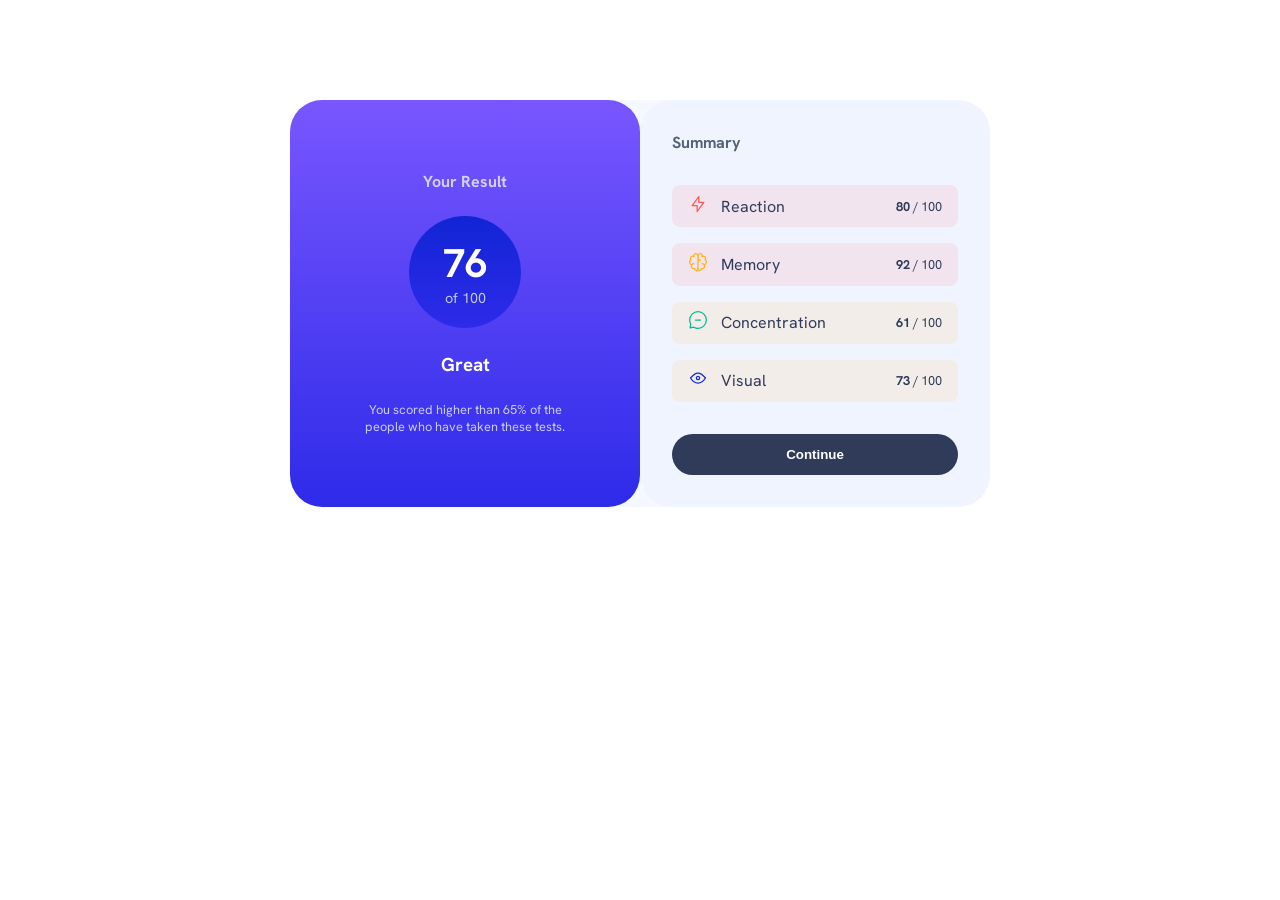
<file: results-summary-component-main/index.html>
<!DOCTYPE html>
<html lang="en">

<head>
    <meta charset="UTF-8">
    <meta name="viewport" content="width=device-width, initial-scale=1.0">
    <!-- displays site properly based on user's device -->

    <link rel="icon" type="image/png" sizes="32x32" href="./assets/images/favicon-32x32.png">
    <link rel="stylesheet" href="./assets/style.css">

    <title>Frontend Mentor | Results summary component</title>
    <style>
        
    </style>
</head>

<body>
    <div class="wrapper">
        <div class="summary">
            <div class="summary-visual">
                <h4>Your Result</h4>
                <div class="score">
                    <span>76</span>
                    <span>of 100</span>
                </div>

                <h3>Great</h3>
                <p>You scored higher than 65% of the people who have taken these tests.</p>
            </div>
            <div class="summary-details">
                <h4>Summary</h4>
                <div class="stats">
                    <div class="stat-box">
                        <div class="stat-icon reaction">
                            <img src="./assets/images/icon-reaction.svg" alt="">
                        </div>
                        <p>Reaction</p>
                        <span><strong>80</strong> / 100</span>
                    </div>

                    <div class="stat-box">
                        <div class="stat-icon memory">
                            <img src="./assets/images/icon-memory.svg" alt="">
                        </div>
                        <p>Memory</p>
                        <span><strong>92</strong> / 100</span>
                    </div>

                    <div class="stat-box">
                        <div class="stat-icon concentration">
                            <img src="./assets/images/icon-verbal.svg" alt="">
                        </div>
                        <p>Concentration</p>
                        <span><strong>61</strong> / 100</span>
                    </div>
                    <div class="stat-box">
                        <div class="stat-icon visual">
                            <img src="./assets/images/icon-visual.svg" alt="">
                        </div>
                        <p>Visual</p>
                        <span><strong>73</strong> / 100</span>
                    </div>
                </div>

                <button class="continue-button">Continue</button>
            </div>
        </div>
    </div>
</body>

</html>
</file>
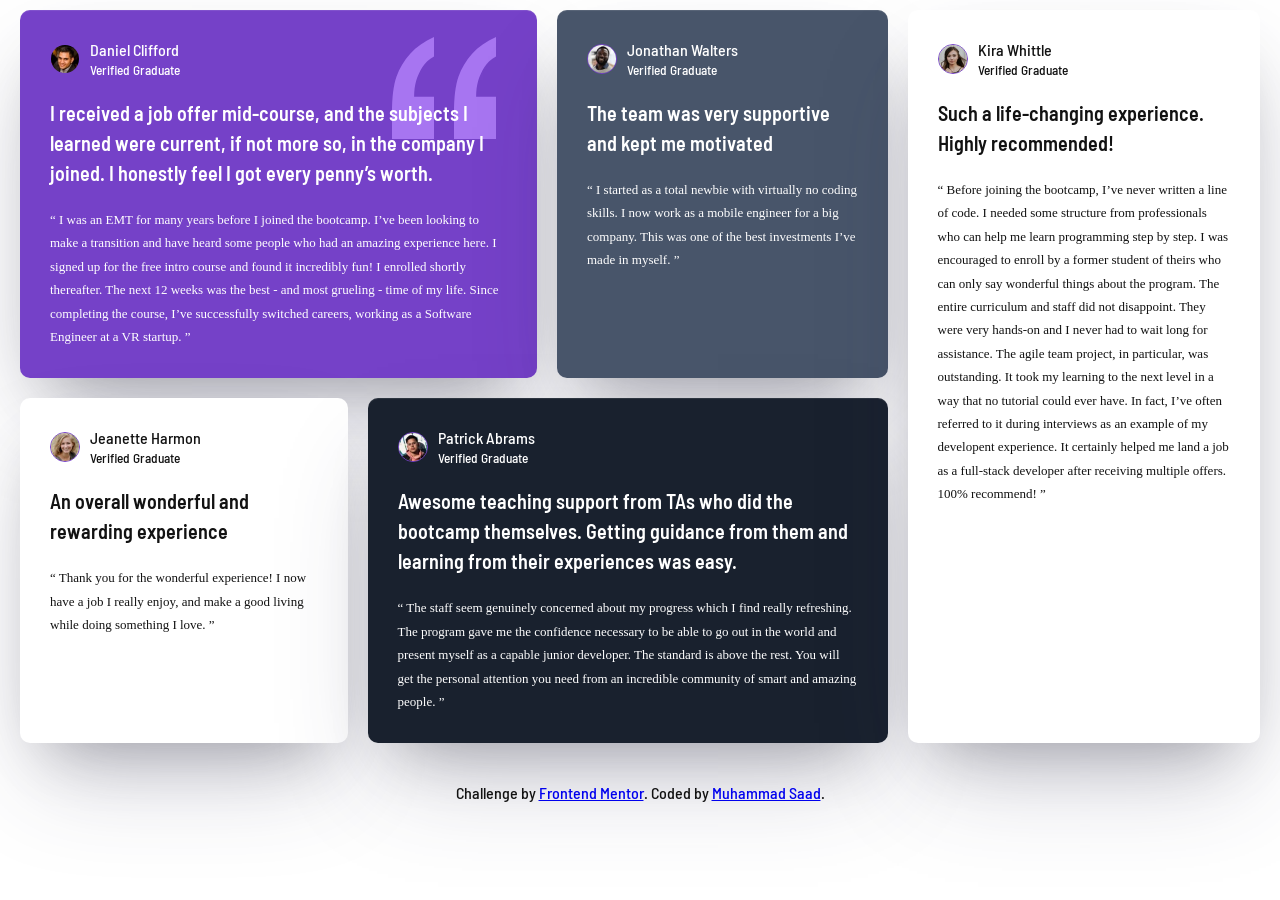
<file: testimonials-grid-section-main/index.html>
<!DOCTYPE html>
<html lang="en">

<head>
  <meta charset="UTF-8">
  <meta name="viewport" content="width=device-width, initial-scale=1.0">
  <!-- displays site properly based on user's device -->

  <link rel="icon" type="image/png" sizes="32x32" href="./assets/images/favicon-32x32.png">
  <link rel="stylesheet" href="./assets/style.css">
  <title>Frontend Mentor | [Testimonials Grid Section]</title>
  <style>

  </style>
</head>

<body>
  <div class="testimonials-grid">
    <div id="testimonial-1" class="grid-item">
      <div class="profile">
        <img src="./assets/images/image-daniel.jpg" alt="">
        <div class="name">
          <span>Daniel Clifford</span><br>
          <small>Verified Graduate</small>
        </div>
      </div>

      <p>I received a job offer mid-course, and the subjects I learned were current, if not more so,
        in the company I joined. I honestly feel I got every penny’s worth.</p>

      <blockquote>“ I was an EMT for many years before I joined the bootcamp. I’ve been looking to make a
        transition and have heard some people who had an amazing experience here. I signed up
        for the free intro course and found it incredibly fun! I enrolled shortly thereafter.
        The next 12 weeks was the best - and most grueling - time of my life. Since completing
        the course, I’ve successfully switched careers, working as a Software Engineer at a VR startup. ”</blockquote>
    </div>

    <div id="testimonial-2" class="grid-item">
      <div class="profile">
        <img src="./assets/images/image-jonathan.jpg" alt="">
        <div class="name">
          <span>Jonathan Walters</span><br>
          <small>Verified Graduate</small>
        </div>
      </div>

      <p>The team was very supportive and kept me motivated</p>

      <blockquote>“ I started as a total newbie with virtually no coding skills. I now work as a mobile engineer
        for a big company. This was one of the best investments I’ve made in myself. ”</blockquote>
    </div>

    <div id="testimonial-3" class="grid-item">
      <div class="profile">
        <img src="./assets/images/image-jeanette.jpg" alt="">
        <div class="name">
          <span>Jeanette Harmon</span><br>
          <small>Verified Graduate</small>
        </div>
      </div>


      <p>An overall wonderful and rewarding experience</p>

      <blockquote>“ Thank you for the wonderful experience! I now have a job I really enjoy, and make a good living
        while doing something I love. ”</blockquote>
    </div>

    <div id="testimonial-4" class="grid-item">

      <div class="profile">
        <img src="./assets/images/image-patrick.jpg" alt="">
        <div class="name">
          <span>Patrick Abrams</span><br>
          <small>Verified Graduate</small>
        </div>
      </div>

      <p>Awesome teaching support from TAs who did the bootcamp themselves. Getting guidance from them and
        learning from their experiences was easy.</p>

      <blockquote>“ The staff seem genuinely concerned about my progress which I find really refreshing. The program
        gave me the confidence necessary to be able to go out in the world and present myself as a capable
        junior developer. The standard is above the rest. You will get the personal attention you need from
        an incredible community of smart and amazing people. ”</blockquote>
    </div>

    <div id="testimonial-5" class="grid-item">

      <div class="profile">
        <img src="./assets/images/image-kira.jpg" alt="">
        <div class="name">
          <span>Kira Whittle</span><br>
          <small>Verified Graduate</small>
        </div>
      </div>

      <p>Such a life-changing experience. Highly recommended!</p>

      <blockquote>“ Before joining the bootcamp, I’ve never written a line of code. I needed some structure from
        professionals who can help me learn programming step by step. I was encouraged to enroll by a former
        student of theirs who can only say wonderful things about the program. The entire curriculum and staff
        did not disappoint. They were very hands-on and I never had to wait long for assistance. The agile team
        project, in particular, was outstanding. It took my learning to the next level in a way that no tutorial
        could ever have. In fact, I’ve often referred to it during interviews as an example of my developent
        experience. It certainly helped me land a job as a full-stack developer after receiving multiple offers.
        100% recommend! ”</blockquote>
    </div>

  </div>


  <div class="attribution">
    Challenge by <a href="https://www.frontendmentor.io?ref=challenge" target="_blank">Frontend Mentor</a>.
    Coded by <a href="https://www.frontendmentor.io/profile/Muhammad-Saad311">Muhammad Saad</a>.
  </div>
</body>

</html>
</file>
<file: results-summary-component-main/assets/style.css>
:root {
    /* Primary Colors */
    --light-red: 0, 100%, 67%;
    --orangey-yellow: 39, 100%, 56%;
    --green-teal: 166, 100%, 37%;
    --cobalt-blue: 234, 85%, 45%;

    /* Gradients */
    --light-slate-blue: 252, 100%, 67%;
    --light-royal-blue: 241, 81%, 54%;
    --violet-blue: 256, 72%, 46%;
    --persian-blue: 241, 72%, 46%;

    /* Neutral Colors */
    --white: 0, 0%, 100%;
    --pale-blue: 221, 100%, 96%;
    --light-lavender: 241, 100%, 89%;
    --dark-gray-blue: 224, 30%, 27%;

    /* Font */
    --base: 16px;
}

/* Reset */
*,
*::before,
*::after {
    box-sizing: border-box;
    margin: 0;
    padding: 0;
}

@font-face {
    font-family: 'Hanken Grotesk';
    src: url('./fonts/HankenGrotesk-VariableFont_wght.ttf') format('truetype');
}

body {
    font-family: 'Hanken Grotesk';
    background-color: hsl(var(--white));
    color: hsl(var(--dark-gray-blue));
    font-size: hsl(var(--base));
}

.wrapper {
    margin: auto;
}

.summary {
    width: 100%;
    background-color: hsl(var(--pale-blue), 0.5);
    display: flex;
    flex-direction: column;
    align-items: center;
}

.summary-visual {
    background: linear-gradient(to bottom,
            hsl(var(--light-slate-blue)),
            hsl(var(--light-royal-blue)));
    display: flex;
    flex-direction: column;
    gap: 1.5rem;
    justify-content: center;
    align-items: center;
    padding: 2rem 0;
    color: white;
    border-radius: 0 0 2rem 2rem;
    width: 100%;
}

.summary-visual h4 {
    color: hsl(var(--pale-blue), 0.8);
}

.summary-visual .score {
    background: linear-gradient(to bottom,
            hsl(var(--cobalt-blue)) 1%,
            hsl(var(--light-royal-blue)) 99%);
    width: 7rem;
    height: 7rem;
    border-radius: 50%;
    display: flex;
    flex-direction: column;
    justify-content: center;
    align-items: center;
    padding: 1rem;
}

.score span {
    display: block;
}

.score span:first-child {
    font-size: 2.5rem;
    font-weight: 700;
}

.score span:last-child {
    font-size: 0.9rem;
    color: hsl(var(--pale-blue), 0.8);
}

.summary-visual p {
    color: hsl(var(--pale-blue), 0.8);
    text-align: center;
    max-width: 200px;
    font-size: 0.7rem;
}

.summary-details {
    background-color: hsl(var(--pale-blue), 0.5);
    width: 100%;
    padding: 2rem;
    display: flex;
    flex-direction: column;
    gap: 1rem;
}

.summary-details h4 {
    color: hsl(var(--dark-gray-blue), 0.8);
    margin-bottom: 1rem;
}

.summary-details .stats {
    display: flex;
    flex-direction: column;
    gap: 1rem;
}

.stat-box {
    display: flex;
    align-items: center;
    gap: 0.8rem;
    padding: 0.54rem 1rem;
    border-radius: 0.5rem;
}

.stat-box:nth-child(1),
.stat-box:nth-child(2) {
    background-color: hsl(var(--light-red), 0.1);
}

.stat-box:nth-child(3),
.stat-box:nth-child(4) {
    background-color: hsl(var(--orangey-yellow), 0.1);
}

.stat-box span {
    margin-left: auto;
    font-size: 0.8rem;
}

.summary-details .continue-button {
    background-color: hsl(var(--dark-gray-blue));
    color: hsl(var(--white));
    border: none;
    padding: 0.8rem 2rem;
    border-radius: 2rem;
    font-weight: 700;
    margin-top: 1rem;
    cursor: pointer;
    width: 100%;
}

@media (min-width: 600px) {
    .wrapper {
        margin: 200px auto;
        display: flex;
        justify-content: center;
    }

    .summary {
        flex-direction: row;
        border-radius: 2rem;
    }

    .summary-visual {
        height: 100%;
        width: 50%;
        border-radius: 2rem;
    }

    .summary-details {
        width: 50%;
        border-radius: 2rem;
    }
}

@media (min-width: 992px) {
    .summary {
        width: 700px;
    }

    .wrapper {
        margin: 100px auto;
    }

    .summary-visual p {
        font-size: 0.8rem;
    }
}
</file>
<file: testimonials-grid-section-main/assets/style.css>
:root {
    /* Primary Colors */
    --Purple50: 260, 100%, 95%;
    --Purple300: 264, 82%, 80%;
    --Purple500: 263, 55%, 52%;
    /* Neutral Colors */
    --White: 0, 0%, 100%;
    --Grey100: 214, 17%, 92%;
    --Grey200: 0, 0%, 81%;
    --Grey400: 224, 10%, 45%;
    --Grey500: 217, 19%, 35%;
    --Darkblue: 219, 29%, 14%;
    --Black: 0, 0%, 7%;
    /* Font */
    --base: 16px;
}
*,
*::after,
*::before {
    padding: 0;
    margin: 0;
    box-sizing: border-box;
}

@font-face {
    font-family: 'BarlowSemiCondensed-Medium';
    /* Weight: 500 */
    src: url(./fonts/BarlowSemiCondensed-Medium.ttf) format('truetype');
}
@font-face {
    font-family: 'BarlowSemiCondensed-SemiBold';
    /* Weight: 600 */
    src: url(./fonts/BarlowSemiCondensed-SemiBold.ttf) format('truetype');
}

body {
    font-family: 'BarlowSemiCondensed-Medium';
    font-size: var(--base);
    color: hsl(var(--Black));
    background-color: hsl(var(--White));
}
.attribution {
    padding: 10px;
    margin-top: 20px;
    text-align: center;
}
.testimonials-grid {
    padding: 10px 20px;
    display: grid;
    grid-template-rows: repeat(5, auto);
    gap: 20px;
}
.grid-item {
    color: hsl(var(--White));
    padding: 30px;
    border-radius: 10px;
    box-shadow: rgba(255, 255, 255, 0.1) 0px 1px 1px 0px inset, rgba(50, 50, 93, 0.25) 0px 50px 100px -20px, rgba(0, 0, 0, 0.3) 0px 30px 60px -30px;
}
.grid-item .profile {
    display: flex;
    align-items: center;
    gap: 10px;
}
.profile img {
    height: 30px;
    width: 30px;
    border: 1px solid hsl(var(--Purple500));
    border-radius: 50%;
}
.grid-item p {
    font-family: 'BarlowSemiCondensed-SemiBold';
    font-size: calc(var(--base) + 4px);
    margin: 20px 0;
    line-height: 1.5;
}
.grid-item blockquote {
    font-family: 'Geist';
    font-weight: 300;
    font-size: calc(var(--base) - 3px);
    line-height: 1.8;
}

#testimonial-1 {
    background-color: hsl(var(--Purple500));
}
#testimonial-2 {
    background-color: hsl(var(--Grey500));
}
#testimonial-3 {
    background-color: hsl(var(--White));
    color: hsl(var(--Black));
}
#testimonial-4 {
    background-color: hsl(var(--Darkblue));
}
#testimonial-5 {
    background-color: hsl(var(--White));
    color: hsl(var(--Black));
}

@media screen and (min-width: 768px) {
    .testimonials-grid {
        grid-template-rows: repeat(3, auto);
        grid-template-columns: repeat(2, auto);
    }
    #testimonial-1{
        grid-column: 1/3;
        background-image: url('./images/bg-pattern-quotation.svg');
        background-position: 90% 10%;
        background-repeat: no-repeat;
    }
    #testimonial-4, #testimonial-5 {
        grid-column: 1/3;
    }
}
@media screen and (min-width: 1040px) {
    .testimonials-grid {
        grid-template-rows: repeat(2, auto);
        grid-template-columns: repeat(4, auto);
    }
    #testimonial-5{
        grid-column: 4/5;
        grid-row: 1/3;
    }
    #testimonial-4{
        grid-column: 2/4;
    }
    #testimonial-3{
        grid-column: 1/2;
    }
}
</file>
